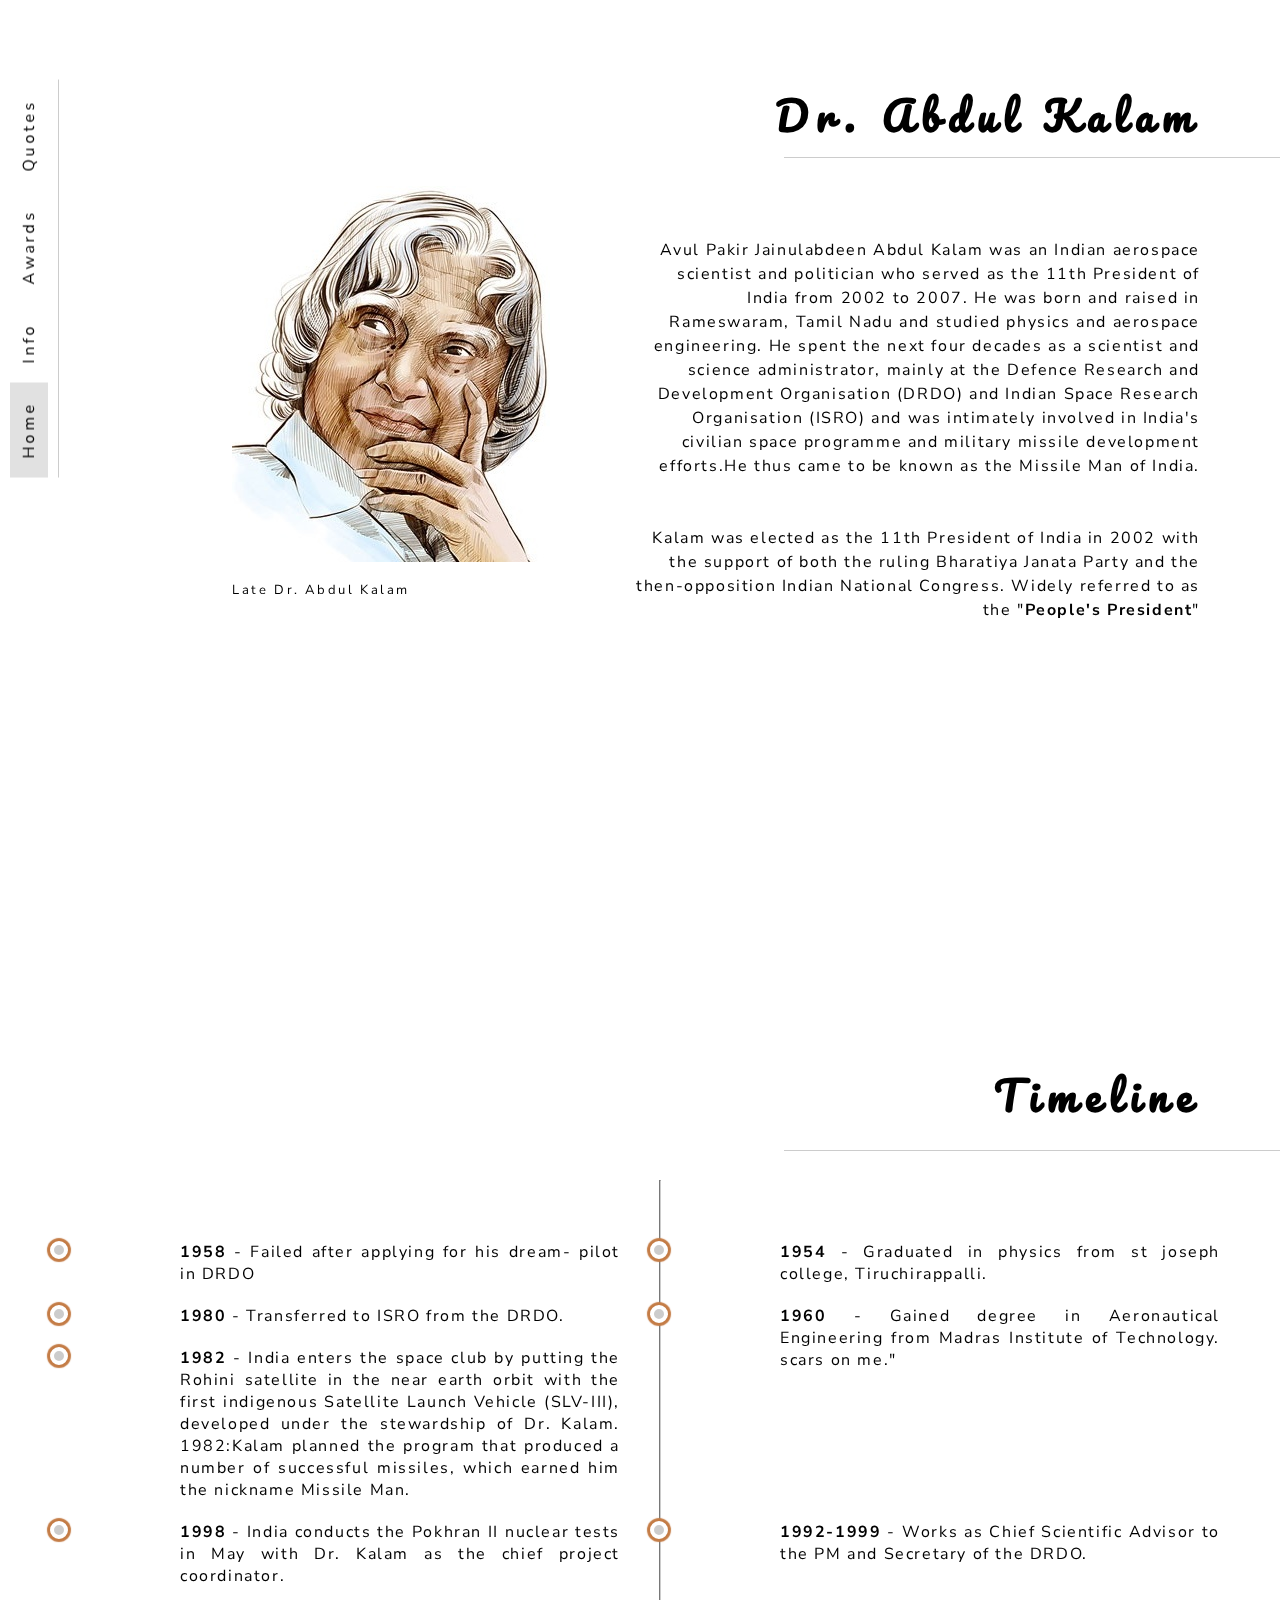
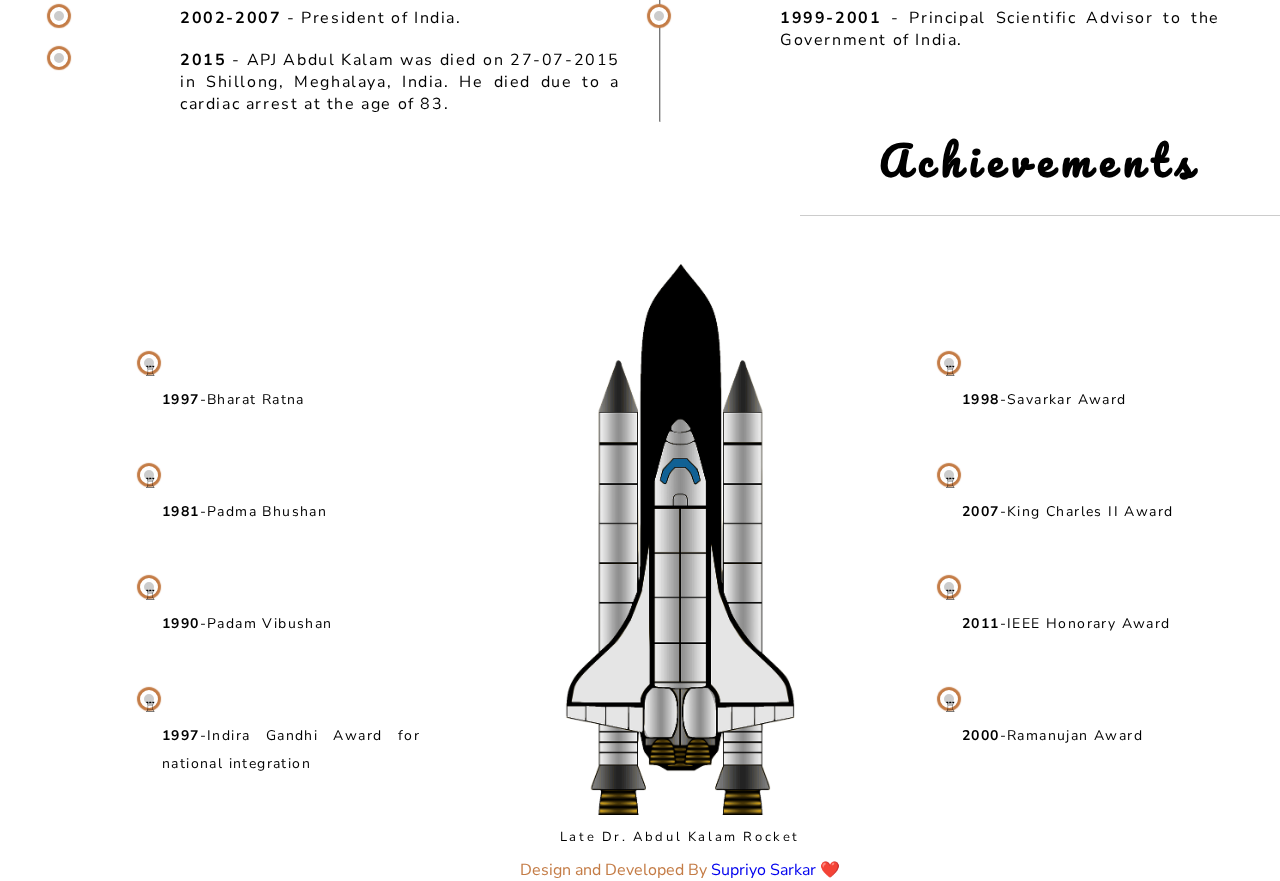
<file: AbdulKalam/index.html>
<!DOCTYPE html>
<html lang="en">
  <head>
    <meta charset="UTF-8" />
    <meta name="viewport" content="width=device-width, initial-scale=1.0" />
    <title>Tribute Page</title>
    <link rel="stylesheet" href="style.css" />
  </head>
  <body>
    <!-- Nav bar -->
    <nav>
      <ul id="menu">
        <li>
          <a href="#" class="nav-item active">Home</a>
        </li>
        <li>
          <a href="#tribute-info" class="nav-item">Info</a>
        </li>
        <li>
          <a href="#awards" class="nav-item">Awards</a>
        </li>
        <li>
          <a
            id="tribute-link"
            href="https://www.theeducationmagazine.com/word-art/apj-abdul-kalam-quotes/"
            target="_blank"
            class="nav-item"
            >Quotes</a
          >
        </li>
      </ul>
    </nav>

    <main id="main">
      <section class="intro" id="home">
        <h1 id="title">
          Dr. Abdul Kalam
        </h1>
        <span></span>
        <div class="row">
          <div class="col">
            <div id="img-div1">
              <img
                id="image1"
                src="a.jpg"
                alt="The Missile-Man, Dr APJ Abdul Kalam"
              />
              <p class="img-caption">Late Dr. Abdul Kalam</p>
            </div>
          </div>
          <div class="col">
            <p class="desc">
              Avul Pakir Jainulabdeen Abdul Kalam was an Indian aerospace
              scientist and politician who served as the 11th President of India
              from 2002 to 2007. He was born and raised in Rameswaram, Tamil
              Nadu and studied physics and aerospace engineering. He spent the
              next four decades as a scientist and science administrator, mainly
              at the Defence Research and Development Organisation (DRDO) and
              Indian Space Research Organisation (ISRO) and was intimately
              involved in India's civilian space programme and military missile
              development efforts.He thus came to be known as the Missile Man of
              India.
            </p>
            <p class="desc">
              Kalam was elected as the 11th President of India in 2002 with the
              support of both the ruling Bharatiya Janata Party and the
              then-opposition Indian National Congress. Widely referred to as
              the "<strong>People's President</strong>"
            </p>
          </div>
        </div>
      </section>

      <section id="tribute-info" class="info">
        <h3 id="headline" class="headline">Timeline</h3>
        <span></span>
        <ul>
          <li>
            <strong>1954</strong> - Graduated in physics from st joseph college,
            Tiruchirappalli.
          </li>
          <li>
            <strong>1958</strong> - Failed after applying for his dream- pilot
            in DRDO
          </li>
          <li>
            <strong>1960</strong> - Gained degree in Aeronautical Engineering
            from Madras Institute of Technology. scars on me."
          </li>
          <li><strong>1980</strong> - Transferred to ISRO from the DRDO.</li>
          <li>
            <strong>1982</strong> - India enters the space club by putting the
            Rohini satellite in the near earth orbit with the first indigenous
            Satellite Launch Vehicle (SLV-III), developed under the stewardship
            of Dr. Kalam. 1982:Kalam planned the program that produced a number
            of successful missiles, which earned him the nickname Missile Man.
          </li>
          <li>
            <strong>1992-1999</strong> - Works as Chief Scientific Advisor to
            the PM and Secretary of the DRDO.
          </li>
          <li>
            <strong>1998</strong> - India conducts the Pokhran II nuclear tests
            in May with Dr. Kalam as the chief project coordinator.
          </li>
          <li>
            <strong>1999-2001</strong> - Principal Scientific Advisor to the
            Government of India.
          </li>
          <li><strong>2002-2007</strong> - President of India.</li>
          <li>
            <strong>2015</strong> - APJ Abdul Kalam was died on 27-07-2015 in
            Shillong, Meghalaya, India. He died due to a cardiac arrest at the
            age of 83.
          </li>
        </ul>
        <section class="awards" id="awards">
            <h3 class="headline">Achievements</h3>
            <span></span>
            <div class="row">
              <div class="col">
                <ul>
                  <li><strong>1997</strong>-Bharat Ratna</li>
                  <li><strong>1981</strong>-Padma Bhushan</li>
                  <li><strong>1990</strong>-Padam Vibushan</li>
                  <li>
                    <strong>1997</strong>-Indira Gandhi Award for national
                    integration
                  </li>
                </ul>
              </div>
              <div class="col">
                <div id="img-div">
                  <img
                    id="image"
                    src="b.png"
                    alt="The Missile-Man, Dr APJ Abdul Kalam"
                    width="230px"
                  />
                  <p id="img-caption">Late Dr. Abdul Kalam Rocket</p>
                </div>
              </div>
              <div class="col">
                <ul>
                  <li><strong>1998</strong>-Savarkar Award</li>
                  <li><strong>2007</strong>-King Charles II Award</li>
                  <li><strong>2011</strong>-IEEE Honorary Award</li>
                  <li><strong>2000</strong>-Ramanujan Award</li>
                </ul>
              </div>
            </div>
            <footer>
              <p>
                Design and Developed By<a
                  href="https://github.com/supriyo1598"
                >
                  Supriyo Sarkar ❤️</a
                >
              </p>
            </footer>
          </section>

    </main>
</body>
</html>
</file>
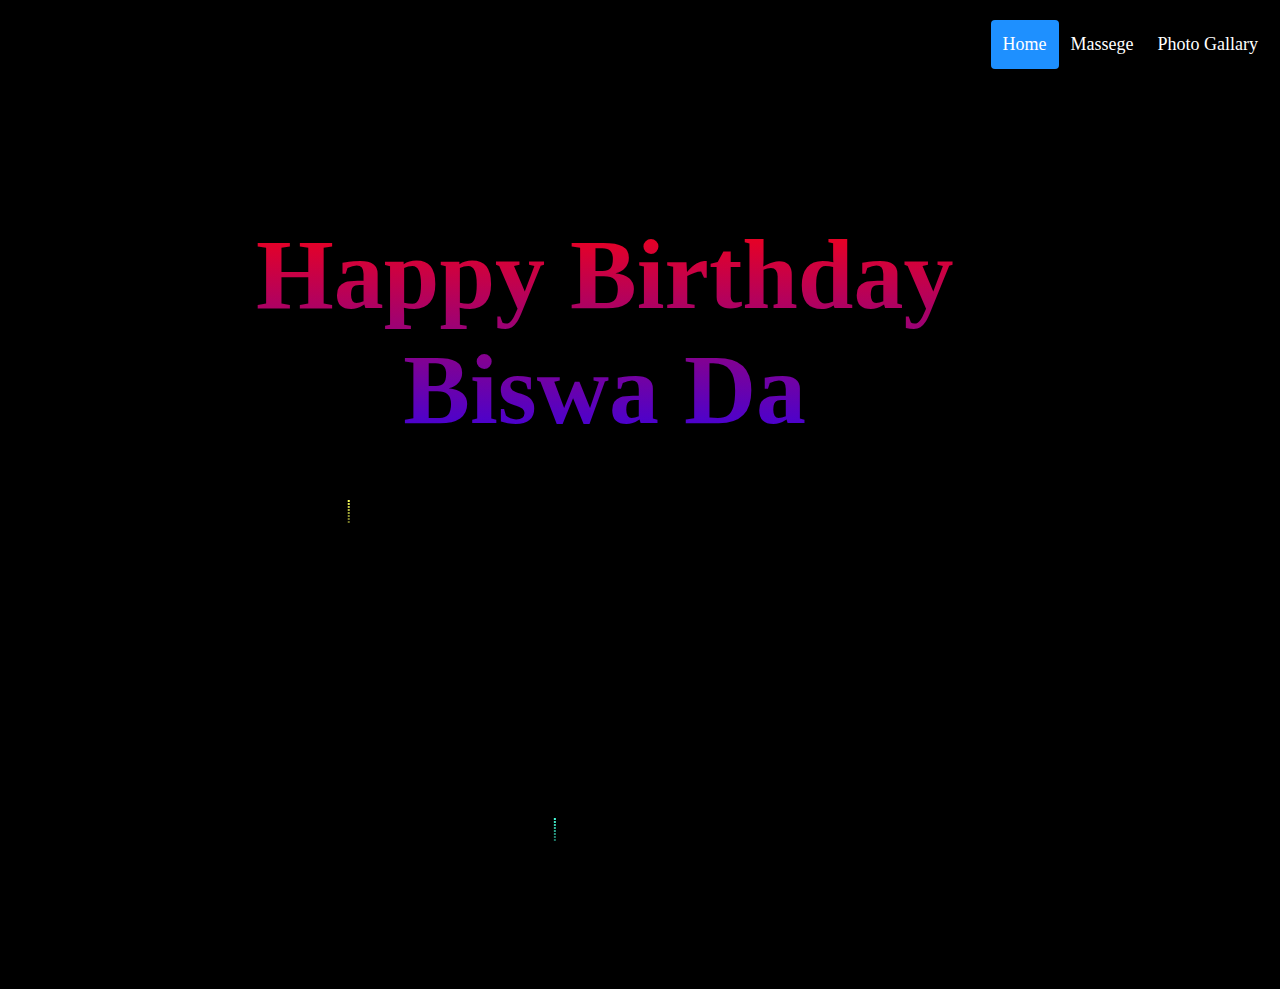
<file: BiswaDa/index.html>
<!DOCTYPE html>
<html>
<head>
	<title>Happy Birthday Dada</title>
	<link rel="stylesheet" type="text/css" href="fire.css">
	<script type="text/javascript" src="fire.js"></script>
    <style>
		* {box-sizing: border-box;}
		
		
		.header {
		  overflow: hidden;
		  background-color: black;
		  padding: 20px 10px;
		  font-family: 'Pacifico', cursive;
		}
		
		.header a {
		  float: left;
		  color: white;
		  text-align: center;
		  padding: 12px;
		  text-decoration: none;
		  font-size: 18px; 
		  line-height: 25px;
		  border-radius: 4px;
		}
		
		.header a.logo {
		  font-size: 25px;
		  font-weight: bold;
		}
		
		.header a:hover {
		  background-color:dodgerblue;
		  color: white;
		  -webkit-transition: background-color 2s ease-out;
  -moz-transition: background-color 2s ease-out;
  -o-transition: background-color 2s ease-out;
  transition: background-color 2s ease-out;
		  
		}
		
		.header a.active {
		  background-color: dodgerblue;
		  color: white;
		}
		
		.header-right {
		  float: right;
		}
		
		@media screen and (max-width: 500px) {
		  .header a {
			float: none;
			display: block;
			text-align: left;
		  }
		  
		  .header-right {
			float: none;
		  }
		}
		
		</style>
</head>
<body>
<div style="visibility: hidden;">
	<audio autoplay loop>
		<source src="dada.mp3">
	</audio>
</div>
	<div class="header">
		<div class="header-right">
		  <a class="active" href="index.html">Home</a>
		  <a href="msg/msg.html">Massege</a>
		  <a href="gallary/gallary.html">Photo Gallary</a>
		</div>
	  </div>
<canvas id="canvas"></canvas>
    <div class="name">
     <h1><center> Happy Birthday <br> Biswa Da </center></h1>
	</div>

	
	  
</body>
<!--Created by Supriyo-->
</html>
</file>
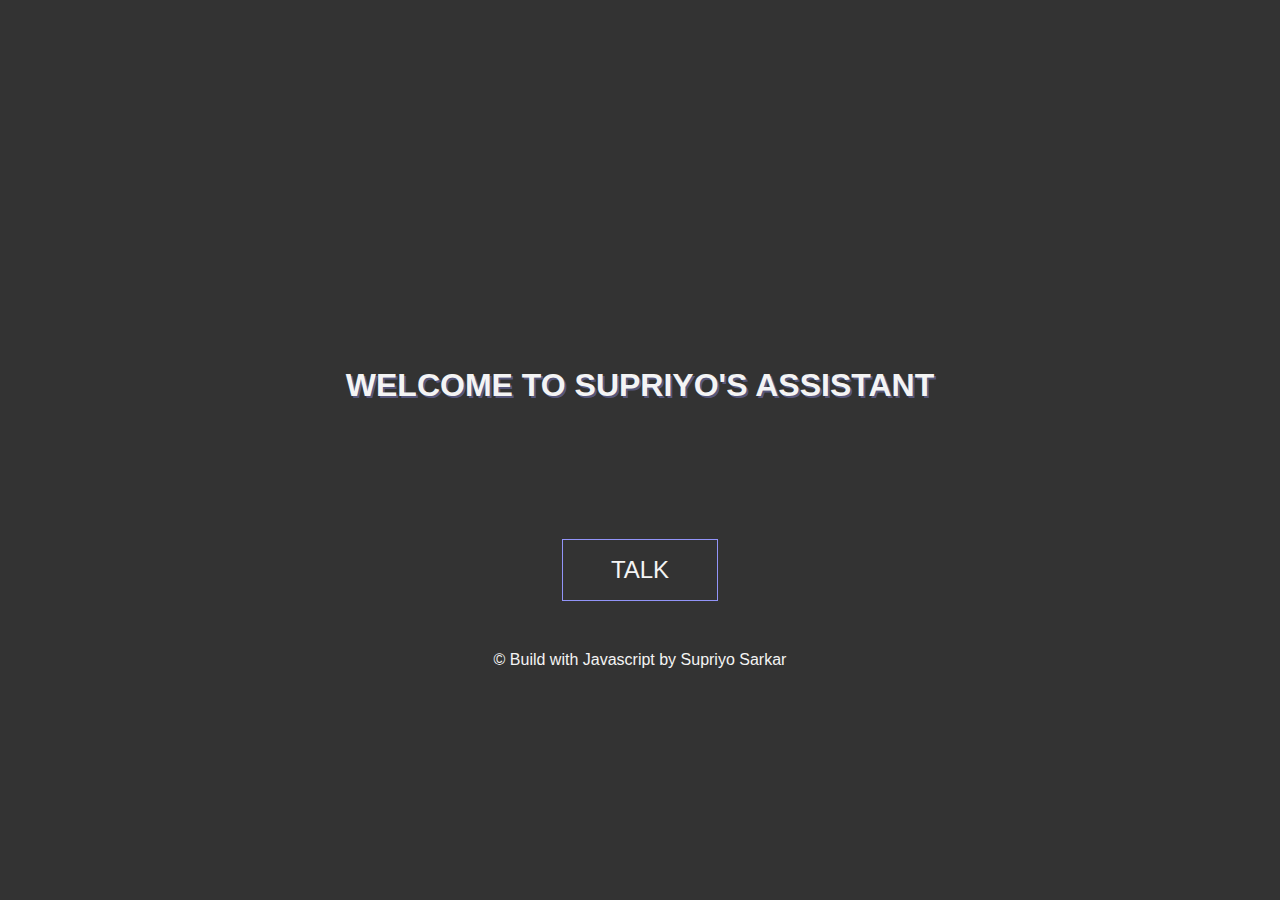
<file: Voice/index.html>
<!DOCTYPE html>
<html lang="en">
  <head>
    <meta charset="UTF-8" />
    <meta name="viewport" content="width=device-width, initial-scale=1.0" />
    <meta http-equiv="X-UA-Compatible" content="ie=edge" />
    <link rel="stylesheet" href="style.css" />
    <title>Voice Assistant</title>
  </head>
  <body>
      
    <div class="container">
        <h1>Welcome to Supriyo's Assistant</h1>
      <button class="btn">Talk</button>
      <span class="footer">© Build with Javascript by Supriyo Sarkar </span>
      </div>
<script src="script.js"></script>

  </body>
</html>
</file>
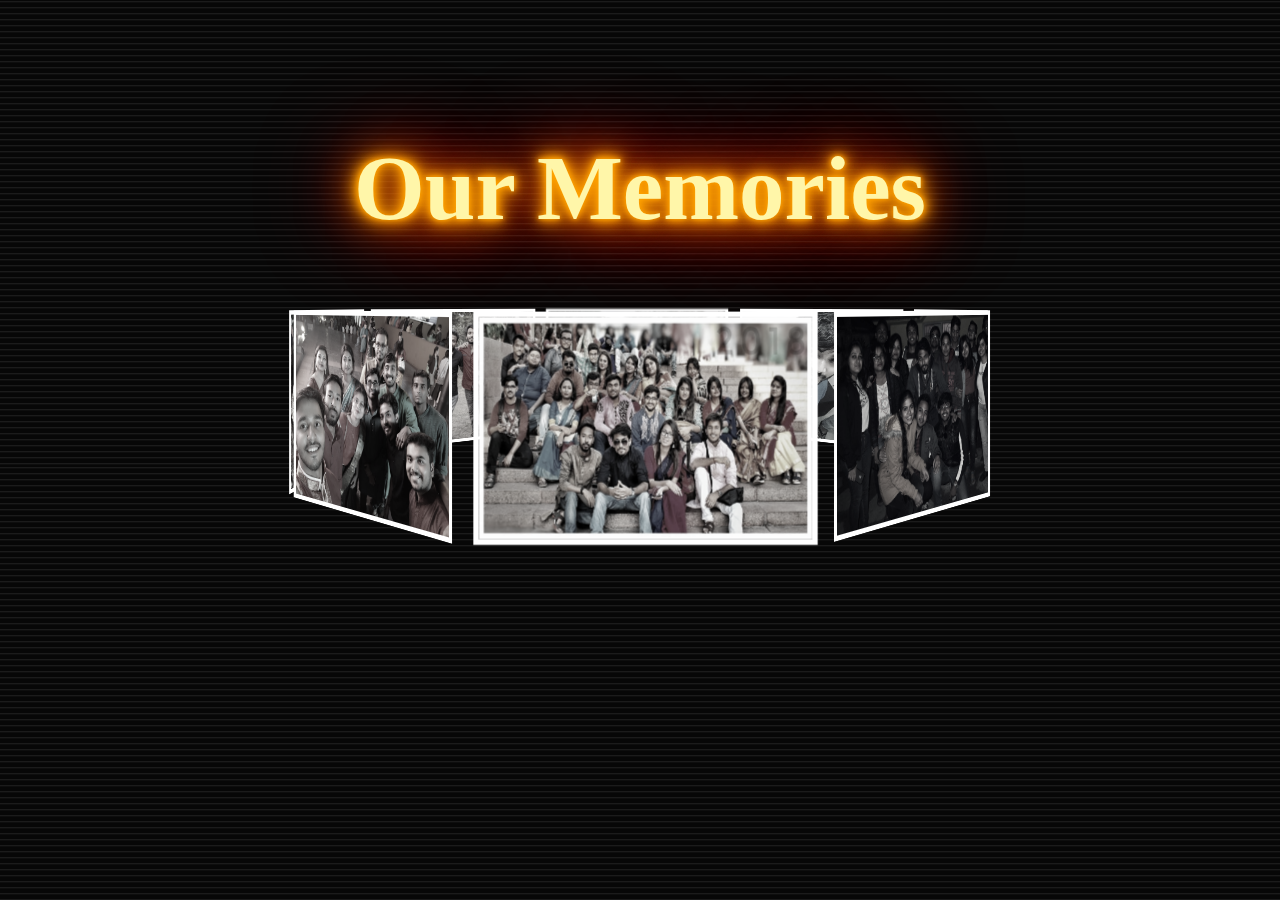
<file: BiswaDa/gallary/gallary.html>
<!DOCTYPE html>
<html lang="en">
<head>
    <meta charset="UTF-8">
    <meta name="viewport" content="width=device-width, initial-scale=1.0">
    <title>Our Memories</title>
    <link rel="stylesheet" type="text/css" href="style.css">
</head>
<body>
     <div style="visibility: hidden;">
          <audio autoplay loop>
               <source src="dada.mp3">
          </audio>
     </div>
    <h1>Our Memories</h1>
    <div class="wrapper">
        <div class="image-area">
            <div class="single-img img-one">
                 <img src="a.jpeg" alt="">
            </div>
            <div class="single-img img-two">
                <img src="b.jpg" alt="">
           </div>
           <div class="single-img img-three">
                 <img src="c.jpg" alt="">
           </div>
           <div class="single-img img-four">
                <img src="d.jpg" alt="">
           </div>
           <div class="single-img img-five">
                <img src="e.jpg" alt="">
           </div>
           <div class="single-img img-six">
                <img src="f.jpg" alt="">
           </div>
           <div class="single-img img-seven">
            <img src="g.jpeg" alt="">
           </div>
           <div class="single-img img-eight">
            <img src="h.jpeg" alt="">
           </div>


        </div>

    </div>
    <!--Created by Supriyo-->
</body>
</html>
</file>
<file: AbdulKalam/style.css>
@import url("https://fonts.googleapis.com/css2?family=Nunito+Sans:wght@200;300;400;600;700&family=Pacifico&display=swap");
body {
  -webkit-box-sizing: border-box;
          box-sizing: border-box;
  margin: 0px;
  padding: 0px;
  font-family: 'Nunito Sans', sans-serif;
  background-color: #fff;
  scroll-behavior: smooth;
}

* {
  -webkit-box-sizing: border-box;
          box-sizing: border-box;
}

nav {
  display: -webkit-box;
  display: -ms-flexbox;
  display: flex;
  border-bottom: 1px solid #ccc;
  position: fixed;
  width: -webkit-max-content;
  width: -moz-max-content;
  width: max-content;
  -webkit-transform-origin: left top;
          transform-origin: left top;
  -webkit-transform: rotate(-90deg) translateX(-100%);
          transform: rotate(-90deg) translateX(-100%);
}

@media (max-width: 768px) {
  nav {
    font-size: 14px;
  }
}

@media (max-width: 500px) {
  nav {
    font-size: 12px;
    margin-top: -60px;
  }
}

nav ul {
  padding: 0px;
  display: -webkit-box;
  display: -ms-flexbox;
  display: flex;
  -webkit-box-align: center;
      -ms-flex-align: center;
          align-items: center;
  margin: 10px auto;
  list-style: none;
}

nav ul li {
  display: inline-block;
}

nav ul li a {
  letter-spacing: 0.2em;
  display: inline-block;
  color: black;
  text-decoration: none;
  padding: 0.5em 1.2em;
}

nav ul li a.active {
  background-color: #e1e1e1;
}

nav ul li a:hover {
  background-color: #e1e1e1;
}

.active {
  background-color: #e1e1e1;
}

.intro {
  position: relative;
  margin-left: 40px;
  margin-top: 5em;
  min-height: 100vh;
}

.intro #title {
  font-family: 'Pacifico', cursive;
  font-size: 40px;
  letter-spacing: 0.2em;
  text-align: right;
  padding-right: 2em;
}

@media (max-width: 992px) {
  .intro #title {
    font-size: 36px;
  }
}

@media (max-width: 768px) {
  .intro #title {
    font-size: 28px;
  }
}

@media (max-width: 468px) {
  .intro #title {
    font-size: 22px;
  }
}

.intro span {
  display: block;
  height: 1px;
  margin-bottom: 3em;
  margin-left: 60%;
  margin-top: -20px;
  background: #ccc;
}

@media (max-width: 1200px) {
  .intro span {
    margin-left: 50%;
  }
}

@media (max-width: 992px) {
  .intro span {
    margin-left: 40%;
  }
}

@media (max-width: 468px) {
  .intro span {
    margin-left: 20%;
  }
}

.intro .row {
  display: -webkit-box;
  display: -ms-flexbox;
  display: flex;
}

@media (max-width: 768px) {
  .intro .row {
    display: block;
  }
}

.intro .row #img-div1 {
  margin-top: -20px;
  margin-left: 12em;
}

@media (max-width: 1200px) {
  .intro .row #img-div1 {
    margin-left: 5em;
    padding: 10px;
  }
}

@media (max-width: 768px) {
  .intro .row #img-div1 {
    display: -webkit-box;
    display: -ms-flexbox;
    display: flex;
    -webkit-box-orient: vertical;
    -webkit-box-direction: normal;
        -ms-flex-direction: column;
            flex-direction: column;
    -webkit-box-align: center;
        -ms-flex-align: center;
            align-items: center;
  }
}

.intro .row #img-div1 #image1 {
  width: -webkit-max-content;
  width: -moz-max-content;
  width: max-content;
}

@media (max-width: 992px) {
  .intro .row #img-div1 #image1 {
    width: 250px;
  }
}

@media (max-width: 768px) {
  .intro .row #img-div1 #image1 {
    width: 200px;
  }
}

.intro .row .img-caption {
  font-size: small;
  letter-spacing: 0.2em;
}

@media (max-width: 468px) {
  .intro .row .img-caption {
    font-size: 10px;
  }
}

.intro .row .desc {
  line-height: 1.5em;
  letter-spacing: 0.1em;
  text-align: right;
  padding: 1em 5em 1em;
}

@media (max-width: 992px) {
  .intro .row .desc {
    padding: 0.5em 5em 0.5em;
    font-size: 14px;
  }
}

@media (max-width: 768px) {
  .intro .row .desc {
    padding: 0.5em 5em 0.5em;
    text-align: justify;
  }
}

@media (max-width: 468px) {
  .intro .row .desc {
    font-size: 12px;
    text-align: justify;
  }
}

.info {
  position: relative;
  margin-left: 40px;
  margin-top: 5em;
  height: 100vh;
}

.info .headline {
  font-family: 'Pacifico', cursive;
  font-size: 40px;
  letter-spacing: 0.2em;
  text-align: right;
  padding-right: 2em;
}

@media (max-width: 992px) {
  .info .headline {
    font-size: 36px;
  }
}

@media (max-width: 768px) {
  .info .headline {
    font-size: 28px;
  }
}

@media (max-width: 468px) {
  .info .headline {
    font-size: 22px;
  }
}

.info span {
  display: block;
  height: 1px;
  margin-bottom: 3em;
  margin-left: 60%;
  margin-top: -20px;
  background: #ccc;
}

@media (max-width: 1200px) {
  .info span {
    margin-left: 50%;
  }
}

@media (max-width: 992px) {
  .info span {
    margin-left: 40%;
  }
}

@media (max-width: 468px) {
  .info span {
    margin-left: 20%;
  }
}

.info ul {
  margin-top: 5em;
  list-style: none;
}

.info ul li {
  width: 50%;
  padding: 10px 60px 10px 100px;
  letter-spacing: 0.1em;
  float: right;
  text-align: justify;
  position: relative;
}

@media (max-width: 992px) {
  .info ul li {
    font-size: 14px;
    padding: 10px 40px 10px 60px;
  }
}

@media (max-width: 768px) {
  .info ul li {
    width: 100%;
  }
}

.info ul li:before {
  content: '';
  width: 10px;
  height: 10px;
  border-radius: 50%;
  background-color: #ccc;
  border: 4px solid #fff;
  -webkit-box-shadow: 0 0 1px 3px #c47c46;
          box-shadow: 0 0 1px 3px #c47c46;
  position: absolute;
  top: 10px;
  left: -30px;
  z-index: 1;
}

@media (max-width: 768px) {
  .info ul li:before {
    left: 20px;
  }
}

.info:after {
  content: '';
  width: 0em;
  margin: 5em 0em;
  min-height: 60%;
  border: 0.1px inset #ccc;
  position: absolute;
  top: 40px;
  left: 50%;
  -webkit-transform: translateX(-50%);
          transform: translateX(-50%);
  z-index: -9999;
}

@media (max-width: 768px) {
  .info:after {
    display: none;
  }
}

.awards {
    margin-left: 40px;
    margin-top: 10em;
    height: 100vh;
  }
  
  .awards .headline {
    font-family: 'Pacifico', cursive;
    font-size: 40px;
    letter-spacing: 0.2em;
    text-align: right;
    padding-right: 2em;
  }
  
  @media (max-width: 992px) {
    .awards .headline {
      font-size: 36px;
    }
  }
  
  @media (max-width: 768px) {
    .awards .headline {
      padding-top: 15em;
      font-size: 28px;
    }
  }
  
  @media (max-width: 468px) {
    .awards .headline {
      font-size: 22px;
    }
  }
  
  .awards span {
    display: block;
    height: 1px;
    margin-bottom: 3em;
    margin-left: 60%;
    margin-top: -20px;
    background: #ccc;
  }
  
  @media (max-width: 1200px) {
    .awards span {
      margin-left: 50%;
    }
  }
  
  @media (max-width: 992px) {
    .awards span {
      margin-left: 40%;
    }
  }
  
  @media (max-width: 468px) {
    .awards span {
      margin-left: 20%;
    }
  }
  
  .awards .row {
    width: 100%;
    display: -webkit-box;
    display: -ms-flexbox;
    display: flex;
  }
  
  @media (max-width: 768px) {
    .awards .row {
      -webkit-box-orient: vertical;
      -webkit-box-direction: normal;
          -ms-flex-direction: column;
              flex-direction: column;
    }
  }
  
  @media (max-width: 768px) {
    .awards .row .col:nth-of-type(1) {
      -webkit-box-ordinal-group: 2;
          -ms-flex-order: 1;
              order: 1;
    }
  }
  
  .awards .row .col {
    width: 100%;
  }
  
  .awards .row .col #img-div {
    width: 100%;
    margin: 0 auto;
  }
  
  @media (max-width: 728px) {
    .awards .row .col #img-div {
      width: 50%;
    }
  }
  
  @media (max-width: 468px) {
    .awards .row .col #img-div {
      padding-top: 0em;
      width: 40%;
    }
  }
  
  .awards .row .col #img-div img {
    max-width: 100%;
    display: block;
    height: auto;
    margin: 0 auto;
  }
  
  .awards .row .col #img-div #img-caption {
    font-size: small;
    letter-spacing: 0.2em;
    text-align: center;
  }
  
  @media (max-width: 468px) {
    .awards .row .col #img-div #img-caption {
      font-size: 10px;
    }
  }
  
  .awards .row .col ul {
    margin-top: 5em;
    list-style: none;
  }
  
  @media (max-width: 768px) {
    .awards .row .col ul {
      margin-top: 0;
    }
  }
  
  .awards .row .col ul li {
    padding-left: 3em;
    width: 100%;
    letter-spacing: 0.1em;
    line-height: 2em;
    float: right;
    text-align: justify;
    position: relative;
  }
  
  @media (min-width: 992px) {
    .awards .row .col ul li {
      font-size: 14px;
      padding-top: 3em;
      padding-bottom: 3em;
    }
  }
  
  @media (max-width: 768px) {
    .awards .row .col ul li {
      width: 100%;
      margin-right: 20px;
    }
  }
  
  .awards .row .col ul li:before {
    content: '\2656';
    position: absolute;
    color: black;
    left: 20px;
    z-index: 1;
  }
  
  @media (max-width: 768px) {
    .awards .row .col ul li:before {
      left: 20px;
    }
  }
  
  .awards footer {
    padding-top: 1rem;
  }
  
  .awards footer p {
    text-align: center;
    margin-top: -1em;
    color: #c47c46;
  }
  @media (max-width: 768px) {
    .awards footer p {
      font-size: 14px;
    }
  }
  @media (max-width: 428px) {
    .awards footer p {
      font-size: 12px;
    }
  }
  
  .awards footer p a {
    text-decoration: none;
  }
</file>
<file: BiswaDa/fire.css>
body, html{
	margin: 0px;
	height: 100%;
}
.name {
    text-align: center;
    position: absolute;
    left: 20%;
    top:150px;
 }
 
 .name h1 {
    background: linear-gradient(180deg,#f80112 0%,#2602f5 110%);
    -webkit-background-clip: text;
    -webkit-text-fill-color: transparent;
    cursor: pointer;
    font-size: 100px;
    font-family: 'Pacifico', cursive;
   text-align: center;
   -webkit-animation: glow 4s ease-in-out infinite alternate;
   -moz-animation: glow 4s ease-in-out infinite alternate;
   animation: glow 4s ease-in-out infinite alternate;
 }
 
 @-webkit-keyframes glow {
      from {
       color: #fff;
     text-shadow: 0 0 10px #00fff2, 0 0 20px #00fff2, 0 0 30px #00fff2, 0 0 40px #00fff2, 0 0 50px #00fff2, 0 0 60px #00fff2, 0 0 70px #00fff2, 0 0 90px #00fff2;
   }
   
   to {
      color: gray;
     text-shadow: 0 0 20px #00fff2, 0 0 20px #00fff2, 0 0 30px #00fff2, 0 0 50px #00fff2, 0 0 60px #00fff2, 0 0 70px #00fff2, 0 0 80px #00fff2, 0 1 90px #00fff2;
   }
 }
/*.name{
    padding-right:100px ;
    margin-left: 300px;
    margin-top: 2 0px;
    text-align: center;
    background: linear-gradient(180deg,#f80112 0%,#2602f5 110%);
    -webkit-background-clip: text;
    -webkit-text-fill-color: transparent;
    cursor: pointer;
    font-size: 100px;
    font-family: 'Pacifico', cursive;
}*/
</file>
<file: Voice/style.css>
* {
    padding: 0;
    margin: 0;
  }
  
  body {
    background: linear-gradient(rgba(0, 0, 0, 0.8), rgba(0, 0, 0, 0.8)),
      url(https://images.pexels.com/photos/3815729/pexels-photo-3815729.jpeg?auto=compress&cs=tinysrgb&dpr=2&h=650&w=940)
        no-repeat center center/cover;
    font-family: Arial, Helvetica, sans-serif;
  }
  
  .container {
    display: flex;
    flex-direction: column;
    justify-content: center;
    align-items: center;
    height: 100vh;
  }

  h1{
      text-align: center;
      font-size: xx-large;
      padding: 1rem 3rem;
      color: #f4f4f4;
      text-transform: uppercase;
      text-shadow:2px 2px rgba(146, 148, 248, 0.4);
      padding: 15vh;
  }
  
  button{
    font-size: 1.5rem;
    padding: 1rem 3rem;
    color: #f4f4f4;
    text-transform: uppercase;
    background: transparent;
  }
  
  .btn {
    text-decoration: none;
    border: 1px solid rgb(146, 148, 248);
    position: relative;
    overflow: hidden;
  }
  
  .btn:hover {
    box-shadow: 1px 1px 25px 10px rgba(146, 148, 248, 0.4);
  }
  
  .btn:before {
    content: "";
    position: absolute;
    top: 0;
    left: -100%;
    width: 100%;
    height: 100%;
    background: linear-gradient(
      120deg,
      transparent,
      rgba(146, 148, 248, 0.4),
      transparent
    );
    transition: all 650ms;
  }
  
  .btn:hover:before {
    left: 100%;
  }
  .footer{
    color: #f4f4f4;
    padding-top: 50px;
  }
</file>
<file: BiswaDa/gallary/style.css>
.wrapper{
    position: relative;;
    width: 320px;
    margin: 150px auto;
    perspective: 1000px;
    margin-bottom: 5px;
    
}
.image-area{
    position: absolute;
    width: 100%;
    height: 100%;
    transform-style: preserve-3d;
    transform: rotateY(-360deg) translateZ(-300px);
    animation: animate 25s steps(1000,end) infinite;
}
.single-img{
    position: absolute;
    width: 300px;
    height: 200px;
    top: 5px;
    left: 10px;
}
.single-img img{
    width: 300px;
    height: 200px;
    border: 5px solid #fff;
}
.single-img.img-one{
    transform: rotateY(0deg) translateZ(400px);
}
.single-img.img-two{
    transform: rotateY(45deg) translateZ(400px);
}
.single-img.img-three{
    transform: rotateY(90deg) translateZ(400px);
}
.single-img.img-four{
    transform: rotateY(135deg) translateZ(400px);
}
.single-img.img-five{
    transform: rotateY(180deg) translateZ(400px);
}
.single-img.img-six{
    transform: rotateY(225deg) translateZ(400px);
}
.single-img.img-seven{
    transform: rotateY(270deg) translateZ(400px);
}
.single-img.img-eight{
    transform: rotateY(315deg) translateZ(400px);
}
img{
    filter: grayscale(90%);
    transition: 1s;
    cursor: pointer;
}
img:hover{
    transition: 1s;
    filter: grayscale(0);
}
@keyframes animate{
    from{
        transform: rotateY(-360deg);
    }
    to{
        transform: rotateY(0deg);
    }
}
@import url("https://fonts.googleapis.com/css?family=Sacramento&display=swap");

h1 {
    position: absolute;
  font-size: calc(10px + 9vh);
  line-height: calc(10px + 5vh);
/*   text-shadow: 0 0 5px #f562ff, 0 0 15px #f562ff, 0 0 25px #f562ff,
    0 0 20px #f562ff, 0 0 30px #890092, 0 0 80px #890092, 0 0 80px #890092;
  color: #fccaff; */
  text-shadow: 0 0 5px #ffa500, 0 0 15px #ffa500, 0 0 20px #ffa500, 0 0 40px #ffa500, 0 0 60px #ff0000, 0 0 10px #ff8d00, 0 0 98px #ff0000;
    color: #fff6a9;
  font-family: "Sacramento", cursive;
  text-align: center;
  animation: blink 12s infinite;
  -webkit-animation: blink 12s infinite;
  top: 100px;
}

body {
  padding: 0;
  display: flex;
  justify-content: center;
  align-items: center;
  height: 50vh;
  background: #222;
  background-image: repeating-linear-gradient(
    to bottom,
    transparent 7px,
    rgba(0, 0, 0, 0.8) 9px,
    rgba(0, 0, 0, 0.8) 13px,
    transparent 13px
  );
}

@-webkit-keyframes blink {
  20%,
  24%,
  55% {
    color: #111;
    text-shadow: none;
  }

  0%,
  19%,
  21%,
  23%,
  25%,
  54%,
  56%,
  100% {
/*     color: #fccaff;
    text-shadow: 0 0 5px #f562ff, 0 0 15px #f562ff, 0 0 25px #f562ff,
      0 0 20px #f562ff, 0 0 30px #890092, 0 0 80px #890092, 0 0 80px #890092; */
  text-shadow: 0 0 5px #ffa500, 0 0 15px #ffa500, 0 0 20px #ffa500, 0 0 40px #ffa500, 0 0 60px #ff0000, 0 0 10px #ff8d00, 0 0 98px #ff0000;
    color: #fff6a9;
  }
}

@keyframes blink {
  20%,
  24%,
  55% {
    color: #111;
    text-shadow: none;
  }

  0%,
  19%,
  21%,
  23%,
  25%,
  54%,
  56%,
  100% {
/*     color: #fccaff;
    text-shadow: 0 0 5px #f562ff, 0 0 15px #f562ff, 0 0 25px #f562ff,
      0 0 20px #f562ff, 0 0 30px #890092, 0 0 80px #890092, 0 0 80px #890092; */
  text-shadow: 0 0 5px #ffa500, 0 0 15px #ffa500, 0 0 20px #ffa500, 0 0 40px #ffa500, 0 0 60px #ff0000, 0 0 10px #ff8d00, 0 0 98px #ff0000;
    color: #fff6a9;
  }
}
</file>
